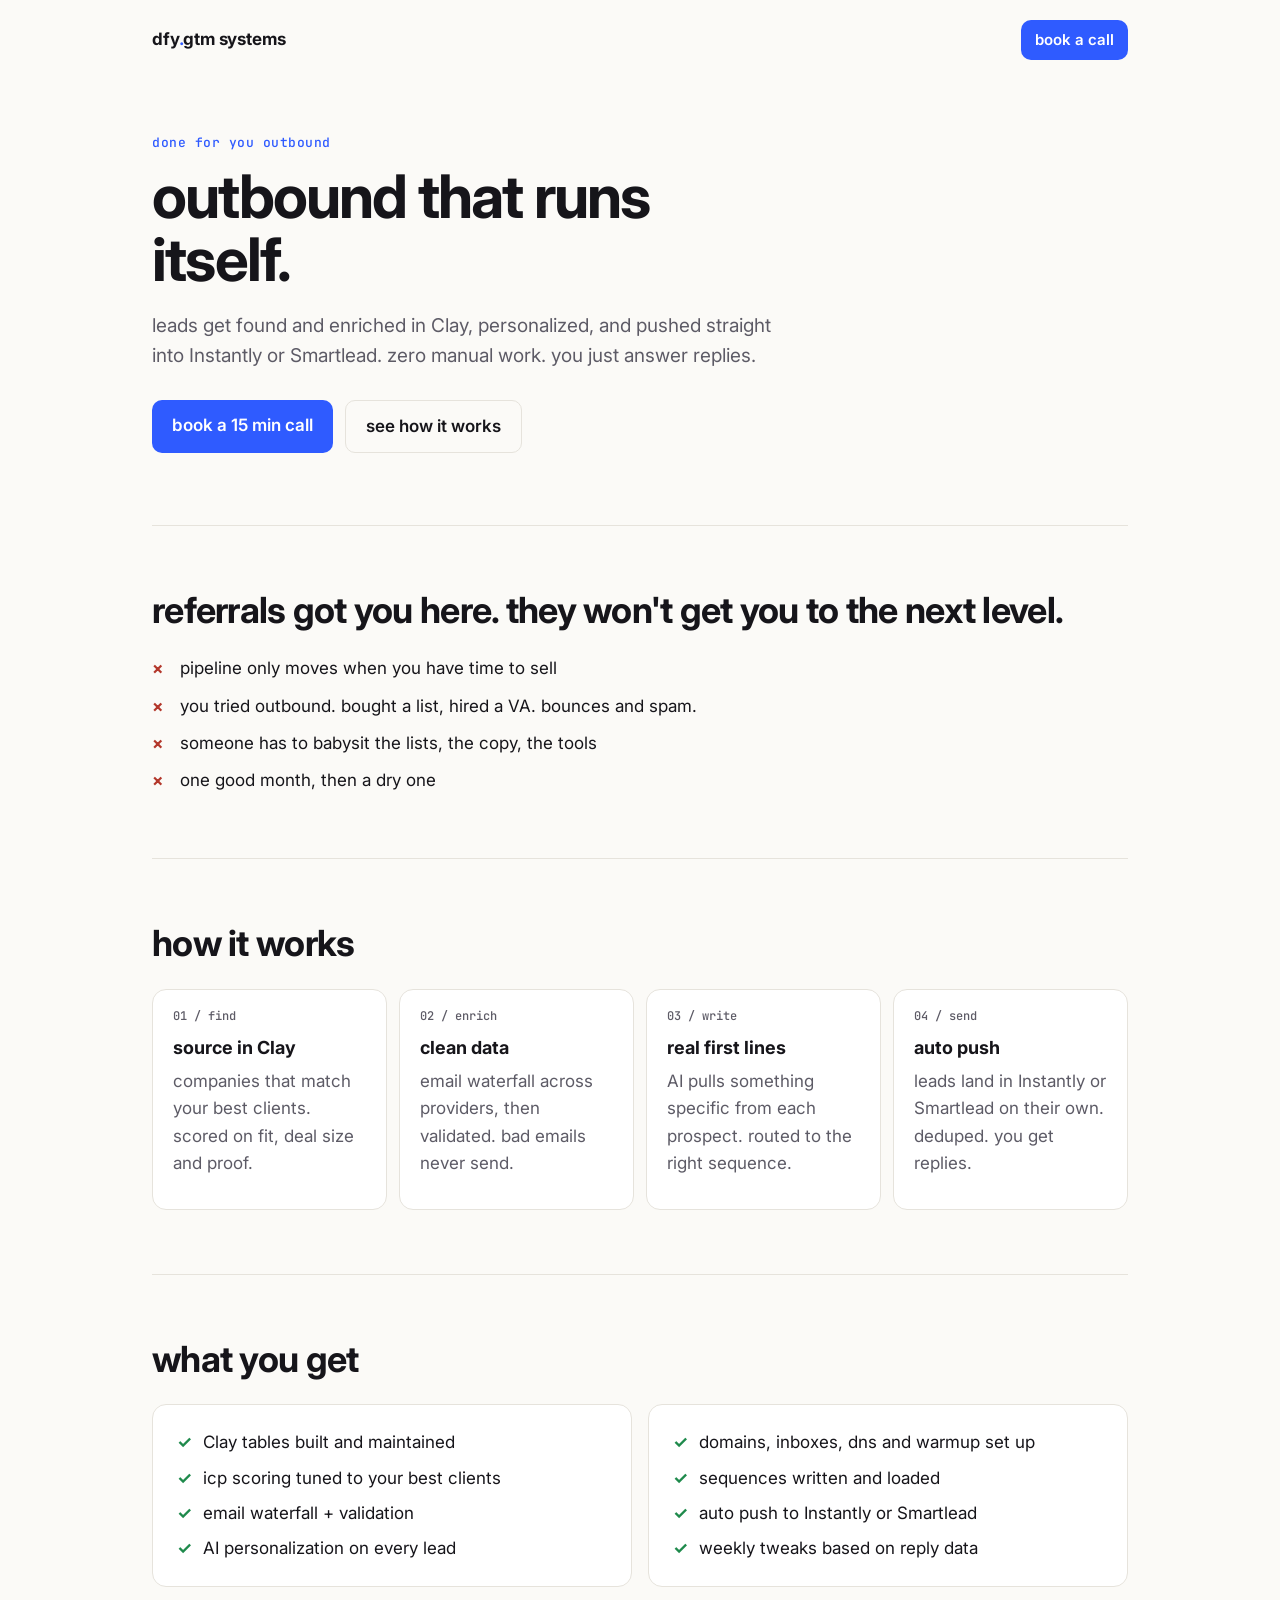
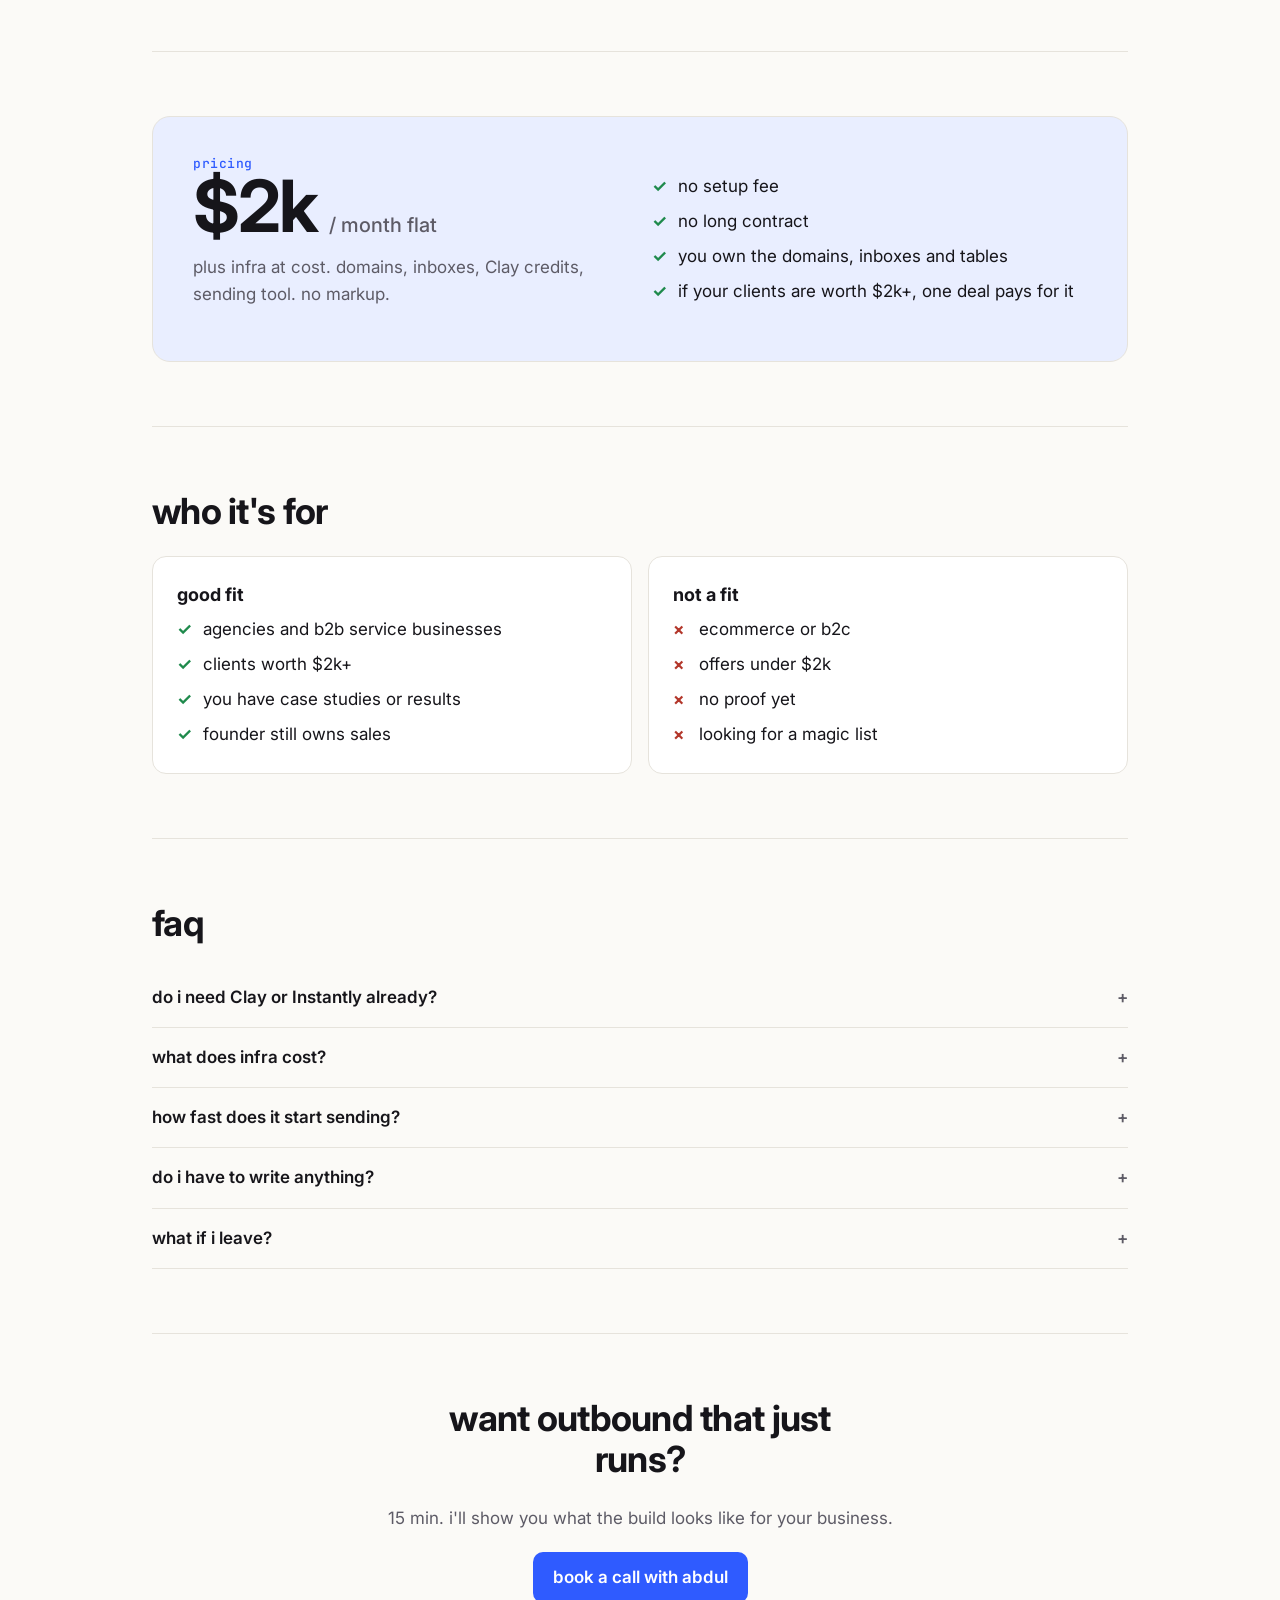
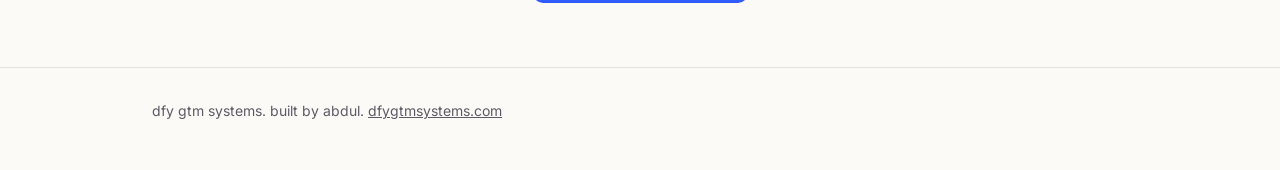
<file: site/index.html>
<!doctype html>
<html lang="en">
<head>
<meta charset="utf-8">
<meta name="viewport" content="width=device-width, initial-scale=1">
<title>DFY GTM Systems</title>
<meta name="description" content="done for you outbound. leads auto-enrich in Clay and push to Instantly or Smartlead with zero manual work. $2k flat per month.">
<link rel="preconnect" href="https://fonts.googleapis.com">
<link rel="preconnect" href="https://fonts.gstatic.com" crossorigin>
<link href="https://fonts.googleapis.com/css2?family=Inter:wght@400;500;600;700&family=JetBrains+Mono:wght@500&display=swap" rel="stylesheet">
<style>
:root {
  --bg: #fbfaf7;
  --surface: #ffffff;
  --text: #16151a;
  --muted: #5d5b66;
  --line: #e6e3dc;
  --accent: #2f5bff;
  --accent-ink: #ffffff;
  --accent-soft: #e9eeff;
  --good: #1f8a4c;
  --bad: #b3372b;
}
@media (prefers-color-scheme: dark) {
  :root:not([data-theme="light"]) {
    --bg: #0f0f12;
    --surface: #17171c;
    --text: #f1f0ec;
    --muted: #a3a1ab;
    --line: #2a2a31;
    --accent: #7c97ff;
    --accent-ink: #0f0f12;
    --accent-soft: #1d2340;
    --good: #5fd08f;
    --bad: #ff8a7d;
  }
}
:root[data-theme="dark"] {
  --bg: #0f0f12;
  --surface: #17171c;
  --text: #f1f0ec;
  --muted: #a3a1ab;
  --line: #2a2a31;
  --accent: #7c97ff;
  --accent-ink: #0f0f12;
  --accent-soft: #1d2340;
  --good: #5fd08f;
  --bad: #ff8a7d;
}
* { box-sizing: border-box; }
html { -webkit-text-size-adjust: 100%; }
body {
  margin: 0;
  background: var(--bg);
  color: var(--text);
  font: 17px/1.6 Inter, system-ui, -apple-system, sans-serif;
}
a { color: inherit; }
.wrap { max-width: 1040px; margin: 0 auto; padding: 0 16px; }
@media (min-width: 720px) { .wrap { padding: 0 32px; } }

nav { display: flex; align-items: center; justify-content: space-between; padding: 20px 0; gap: 12px; }
.logo { font-weight: 700; letter-spacing: -0.01em; }
.logo span { color: var(--accent); }

.btn {
  display: inline-block; text-decoration: none; font-weight: 600;
  padding: 12px 20px; border-radius: 10px; background: var(--accent); color: var(--accent-ink);
  white-space: nowrap;
}
.btn.ghost { background: transparent; color: var(--text); border: 1px solid var(--line); }
.btn.sm { padding: 8px 14px; font-size: 15px; }

section { padding: 64px 0; border-top: 1px solid var(--line); }
.hero { border-top: 0; padding: 56px 0 72px; }
.eyebrow { font: 500 13px/1 "JetBrains Mono", monospace; color: var(--accent); letter-spacing: 0.04em; }
h1 { font-size: clamp(36px, 7vw, 60px); line-height: 1.05; letter-spacing: -0.03em; margin: 16px 0 20px; max-width: 14ch; }
h2 { font-size: clamp(26px, 4vw, 36px); line-height: 1.15; letter-spacing: -0.02em; margin: 0 0 24px; }
h3 { font-size: 18px; margin: 0 0 6px; }
.lede { font-size: 19px; color: var(--muted); max-width: 52ch; margin: 0 0 28px; }
.cta-row { display: flex; flex-wrap: wrap; gap: 12px; }
p { margin: 0 0 12px; }
.muted { color: var(--muted); }

.flow { display: grid; gap: 12px; margin-top: 8px; }
@media (min-width: 820px) { .flow { grid-template-columns: repeat(4, 1fr); } }
.step { background: var(--surface); border: 1px solid var(--line); border-radius: 14px; padding: 20px; }
.step .n { font: 500 12px/1 "JetBrains Mono", monospace; color: var(--muted); margin-bottom: 12px; display: block; }

.pain { list-style: none; padding: 0; margin: 0; display: grid; gap: 10px; max-width: 640px; }
.pain li { padding-left: 28px; position: relative; }
.pain li::before { content: "×"; position: absolute; left: 0; color: var(--bad); font-weight: 700; }

.grid2 { display: grid; gap: 16px; }
@media (min-width: 760px) { .grid2 { grid-template-columns: 1fr 1fr; } }
.card { background: var(--surface); border: 1px solid var(--line); border-radius: 14px; padding: 24px; }
.check { list-style: none; padding: 0; margin: 0; display: grid; gap: 8px; }
.check li { padding-left: 26px; position: relative; }
.check li::before { content: "✓"; position: absolute; left: 0; color: var(--good); font-weight: 700; }
.x li::before { content: "×"; color: var(--bad); }

.price { background: var(--accent-soft); border: 1px solid var(--line); border-radius: 18px; padding: 32px 24px; display: grid; gap: 24px; }
@media (min-width: 760px) { .price { grid-template-columns: 1fr 1fr; padding: 40px; align-items: center; } }
.amount { font-size: clamp(48px, 9vw, 72px); font-weight: 700; letter-spacing: -0.03em; line-height: 1; }
.amount small { font-size: 20px; font-weight: 500; color: var(--muted); letter-spacing: 0; }

details { border-bottom: 1px solid var(--line); padding: 16px 0; }
details summary { cursor: pointer; font-weight: 600; list-style: none; display: flex; justify-content: space-between; gap: 16px; }
details summary::after { content: "+"; color: var(--muted); }
details[open] summary::after { content: "–"; }
details p { margin-top: 10px; color: var(--muted); }

.final { text-align: center; }
.final h2 { margin-left: auto; margin-right: auto; max-width: 18ch; }
.final .cta-row { justify-content: center; }
footer { padding: 32px 0 48px; color: var(--muted); font-size: 14px; border-top: 1px solid var(--line); }
</style>
</head>
<body>
<div class="wrap">
  <nav>
    <div class="logo">dfy<span>.</span>gtm systems</div>
    <a class="btn sm" href="#book">book a call</a>
  </nav>

  <header class="hero">
    <div class="eyebrow">done for you outbound</div>
    <h1>outbound that runs itself.</h1>
    <p class="lede">leads get found and enriched in Clay, personalized, and pushed straight into Instantly or Smartlead. zero manual work. you just answer replies.</p>
    <div class="cta-row">
      <a class="btn" href="#book">book a 15 min call</a>
      <a class="btn ghost" href="#how">see how it works</a>
    </div>
  </header>

  <section>
    <h2>referrals got you here. they won't get you to the next level.</h2>
    <ul class="pain">
      <li>pipeline only moves when you have time to sell</li>
      <li>you tried outbound. bought a list, hired a VA. bounces and spam.</li>
      <li>someone has to babysit the lists, the copy, the tools</li>
      <li>one good month, then a dry one</li>
    </ul>
  </section>

  <section id="how">
    <h2>how it works</h2>
    <div class="flow">
      <div class="step"><span class="n">01 / find</span><h3>source in Clay</h3><p class="muted">companies that match your best clients. scored on fit, deal size and proof.</p></div>
      <div class="step"><span class="n">02 / enrich</span><h3>clean data</h3><p class="muted">email waterfall across providers, then validated. bad emails never send.</p></div>
      <div class="step"><span class="n">03 / write</span><h3>real first lines</h3><p class="muted">AI pulls something specific from each prospect. routed to the right sequence.</p></div>
      <div class="step"><span class="n">04 / send</span><h3>auto push</h3><p class="muted">leads land in Instantly or Smartlead on their own. deduped. you get replies.</p></div>
    </div>
  </section>

  <section>
    <h2>what you get</h2>
    <div class="grid2">
      <div class="card">
        <ul class="check">
          <li>Clay tables built and maintained</li>
          <li>icp scoring tuned to your best clients</li>
          <li>email waterfall + validation</li>
          <li>AI personalization on every lead</li>
        </ul>
      </div>
      <div class="card">
        <ul class="check">
          <li>domains, inboxes, dns and warmup set up</li>
          <li>sequences written and loaded</li>
          <li>auto push to Instantly or Smartlead</li>
          <li>weekly tweaks based on reply data</li>
        </ul>
      </div>
    </div>
  </section>

  <section id="pricing">
    <div class="price">
      <div>
        <div class="eyebrow">pricing</div>
        <div class="amount">$2k <small>/ month flat</small></div>
        <p class="muted" style="margin-top:12px">plus infra at cost. domains, inboxes, Clay credits, sending tool. no markup.</p>
      </div>
      <div>
        <ul class="check">
          <li>no setup fee</li>
          <li>no long contract</li>
          <li>you own the domains, inboxes and tables</li>
          <li>if your clients are worth $2k+, one deal pays for it</li>
        </ul>
      </div>
    </div>
  </section>

  <section>
    <h2>who it's for</h2>
    <div class="grid2">
      <div class="card">
        <h3>good fit</h3>
        <ul class="check">
          <li>agencies and b2b service businesses</li>
          <li>clients worth $2k+</li>
          <li>you have case studies or results</li>
          <li>founder still owns sales</li>
        </ul>
      </div>
      <div class="card">
        <h3>not a fit</h3>
        <ul class="check x">
          <li>ecommerce or b2c</li>
          <li>offers under $2k</li>
          <li>no proof yet</li>
          <li>looking for a magic list</li>
        </ul>
      </div>
    </div>
  </section>

  <section>
    <h2>faq</h2>
    <details><summary>do i need Clay or Instantly already?</summary><p>no. i set it all up. if you already have accounts, i'll use them.</p></details>
    <details><summary>what does infra cost?</summary><p>usually a few hundred a month depending on volume. you pay the tools directly or i pass it through at cost. no markup.</p></details>
    <details><summary>how fast does it start sending?</summary><p>inboxes warm for 2 to 3 weeks. tables and copy get built in that window, so you go live the day warmup ends.</p></details>
    <details><summary>do i have to write anything?</summary><p>no. i write the sequences in your voice. you approve once.</p></details>
    <details><summary>what if i leave?</summary><p>you keep everything. domains, inboxes, tables, copy. it's yours.</p></details>
  </section>

  <section class="final" id="book">
    <h2>want outbound that just runs?</h2>
    <p class="muted">15 min. i'll show you what the build looks like for your business.</p>
    <div class="cta-row" style="margin-top:20px">
      <a class="btn" href="#">book a call with abdul</a>
    </div>
  </section>
</div>
<footer>
  <div class="wrap">dfy gtm systems. built by abdul. <a href="https://dfygtmsystems.com">dfygtmsystems.com</a></div>
</footer>
</body>
</html>
</file>
